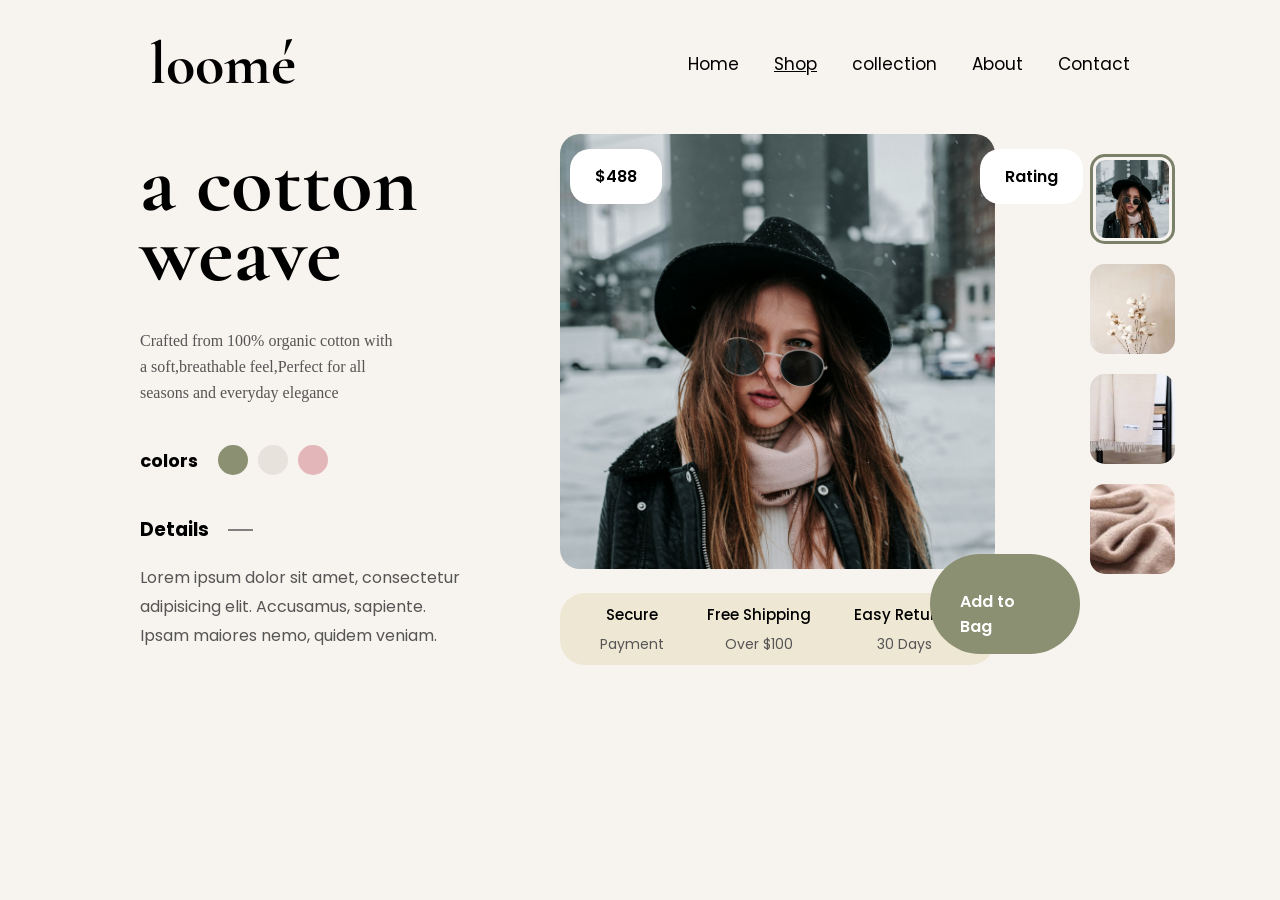
<file: index.html>
<!DOCTYPE html>
<html lang="en">
<head>
    <meta charset="UTF-8">
    <meta name="viewport" content="width=device-width, initial-scale=1.0">
    <title>Assignment1</title>

    <link rel="stylesheet" href="style.css">

    <link href="https://fonts.googleapis.com/css2?family=Cormorant+Garamond:wght@600;700&family=Poppins:wght@400;500&display=swap" rel="stylesheet">
</head>

<body>

    <div class="navbar">

        <div class="logo">
            loomé
        </div>

        <div class="nav">
            <p>Home</p>
            <p><u>Shop</u></p>
            <p>collection</p>
            <p>About</p>
            <p>Contact</p>
        </div>

    </div>

    <div class="container">

        <div class="l">

            <h1>
                a cotton <br>
                weave
            </h1>

            <p>
                Crafted from 100% organic cotton with <br>
                a soft,breathable feel,Perfect for all <br>
                seasons and everyday elegance
            </p>

            <div class="colors">

                <h3>colors</h3>

                <div class="circle green"></div>
                <div class="circle cream"></div>
                <div class="circle pink"></div>

            </div>

            <div class="details">

                <h3>Details</h3>

                <div class="line2"></div>

                <p>
                    Lorem ipsum dolor sit amet, consectetur adipisicing elit.
                    Accusamus, sapiente. Ipsam maiores nemo, quidem veniam.
                </p>

            </div>

        </div>

        <div class="r">

            <img src="./seth-doyle-BZ2PNGD5Emw-unsplash.jpg" alt="Shirt">

            <div class="price">
                $488
            </div>

            <div class="Rating">
                Rating
            </div>

            <div class="bag">
                Add to Bag
            </div>

            <div class="side-images">

                <img src="./seth-doyle-BZ2PNGD5Emw-unsplash.jpg" alt="">
                <img src="./download (1).jpg" alt="">
                <img src="./images.jpg" alt="">
                <img src="./download.jpg" alt="">

            </div>

            <div class="features">

                <div class="feature">
                    <h4>Secure</h4>
                    <p>Payment</p>
                </div>

                <div class="feature">
                    <h4>Free Shipping</h4>
                    <p>Over $100</p>
                </div>

                <div class="feature">
                    <h4>Easy Returns</h4>
                    <p>30 Days</p>
                </div>

            </div>

        </div>

    </div>

</body>
</html>
</file>
<file: style.css>
*{
    margin:0;
    padding:0;
    box-sizing:border-box;
}
html,body{
    width:100%;
    background-color:#f7f3ee;
    overflow-x:hidden;
}


.navbar{
    height:80px;
    margin-top:24px;
    display:flex;
    align-items:center;
    padding:0 150px;
    justify-content:space-between;
}
.nav{
    display:flex;
    gap: 35px;
}
.nav p{
    font-size:17px;
    font-family: "Poppins",sans-serif;

}
.logo{
    font-size:60px;
    font-weight:700;
    font-family:"Cormorant Garamond",serif;
}
.container{
    display:flex;
    justify-content:space-between;
    align-items:center;
    padding:30px 140px;


}
.l{
    width:42%;
}
.r{
    width:58%;
    position:relative;
}
.r img{
    width:75%;
    border-radius:20px;
}
.l h1{
    font-size: 85px;
    font-family: "Cormorant Garamond", serif;
    line-height:70px;
}
.l p{
    margin-top: 40px;
    color: #555;
    line-height: 1.6;
}
.colors{
    margin-top:40px;
    display: flex;
    align-items: center;
    gap: 10px;
}

.colors h3{
    margin-right: 10px;
    font-family: "Poppins", sans-serif;
    font-size: 18px;
}

.circle{
    width: 30px;
    height: 30px;
    border-radius: 50%;
}
.green{
    background-color: #8b9073;
}

.cream{
    background-color: #e7e2dc;
}

.pink{
    background-color: #e3b7ba;
}
.details{
    margin-top: 40px;
}
.details h3{
    display: inline-block;
    font-family: "Poppins", sans-serif;

}
.line2{
    display: inline-block;
    width: 25px;
    height: 2px;
    background-color: gray;
    margin-left: 15px;
    margin-bottom: 5px;
}
.details p{
    width: 330px;
    margin-top: 20px;
    color: #555;
    line-height: 1.8;
    font-family: "Poppins", sans-serif;

}
.price{
    position: absolute;
    top: 15px;
    left: 10px;

    background: white;
    padding: 15px 25px;
    border-radius: 20px;

    font-family: "Poppins", sans-serif;
    font-weight: 600;

    box-shadow: 0 5px 15px rgba(0,0,0,0.1);
}
.Rating{
    position: absolute;
    top: 15px;
    left: 420px;

    background: white;
    padding: 15px 25px;
    border-radius: 20px;

    font-family: "Poppins", sans-serif;
    font-weight: 600;
}
.bag{
    position: absolute;
    width: 150px;
    height: 100px;
    top: 420px;
    left:370px;

    background:#8b9073;
    padding:35px 30px;
    border-radius: 100px;


    font-family: "Poppins", sans-serif;
    color:white;
    font-weight: 600;
}
.side-images{
    position:absolute;
    top:20px;
    right:-35px;
    display: flex;
    flex-direction: column;
    gap:20px;

}
.side-images img{
    width: 85px;
    height: 90px;
    border-radius:15px;
    right:-20px;
}
.side-images img:first-child{
    border: 3px solid #7b8168;
    padding: 3px;
}
.features{
    width:75%;
    margin-left:0;
    margin-top:20px;
    padding: 10px 40px;
    background: rgb(237, 231, 211);
    border-radius: 25px;

    display: flex;
    justify-content: space-between;
    align-items: center;
}
.feature{
    text-align: center;
}
.feature h4{
    font-family: "Poppins", sans-serif;
    font-size: 15px;
    margin-bottom: 8px;
    font-weight: 500;
}
.feature p{
    font-family: "Poppins", sans-serif;
    font-size: 14px;
    color: #555;
}
</file>
<file: A1_corrected.css>
*{
    margin:0;
    padding:0;
    box-sizing:border-box;
}
html,body{
    width:100%;
    background-color:#f7f3ee;
    overflow-x:hidden;
}


.navbar{
    height:80px;
    margin-top:24px;
    display:flex;
    align-items:center;
    padding:0 150px;
    justify-content:space-between;
}
.nav{
    display:flex;
    gap: 35px;
}
.nav p{
    font-size:17px;
    font-family: "Poppins",sans-serif;

}
.logo{
    font-size:60px;
    font-weight:700;
    font-family:"Cormorant Garamond",serif;
}
.container{
    display:flex;
    justify-content:space-between;
    align-items:center;
    padding:30px 140px;


}
.l{
    width:42%;
}
.r{
    width:58%;
    position:relative;
}
.r img{
    width:75%;
    border-radius:20px;
}
.l h1{
    font-size: 85px;
    font-family: "Cormorant Garamond", serif;
    line-height:70px;
}
.l p{
    margin-top: 40px;
    color: #555;
    line-height: 1.6;
}
.colors{
    margin-top:40px;
    display: flex;
    align-items: center;
    gap: 10px;
}

.colors h3{
    margin-right: 10px;
    font-family: "Poppins", sans-serif;
    font-size: 18px;
}

.circle{
    width: 30px;
    height: 30px;
    border-radius: 50%;
}
.green{
    background-color: #8b9073;
}

.cream{
    background-color: #e7e2dc;
}

.pink{
    background-color: #e3b7ba;
}
.details{
    margin-top: 40px;
}
.details h3{
    display: inline-block;
    font-family: "Poppins", sans-serif;

}
.line2{
    display: inline-block;
    width: 25px;
    height: 2px;
    background-color: gray;
    margin-left: 15px;
    margin-bottom: 5px;
}
.details p{
    width: 330px;
    margin-top: 20px;
    color: #555;
    line-height: 1.8;
    font-family: "Poppins", sans-serif;

}
.price{
    position: absolute;
    top: 15px;
    left: 10px;

    background: white;
    padding: 15px 25px;
    border-radius: 20px;

    font-family: "Poppins", sans-serif;
    font-weight: 600;

    box-shadow: 0 5px 15px rgba(0,0,0,0.1);
}
.Rating{
    position: absolute;
    top: 15px;
    left: 420px;

    background: white;
    padding: 15px 25px;
    border-radius: 20px;

    font-family: "Poppins", sans-serif;
    font-weight: 600;
}
.bag{
    position: absolute;
    width: 150px;
    height: 100px;
    top: 420px;
    left:370px;

    background:#8b9073;
    padding:35px 30px;
    border-radius: 100px;


    font-family: "Poppins", sans-serif;
    color:white;
    font-weight: 600;
}
.side-images{
    position:absolute;
    top:20px;
    right:-35px;
    display: flex;
    flex-direction: column;
    gap:20px;

}
.side-images img{
    width: 85px;
    height: 90px;
    border-radius:15px;
    right:-20px;
}
.side-images img:first-child{
    border: 3px solid #7b8168;
    padding: 3px;
}
.features{
    width:75%;
    margin-left:0;
    margin-top:20px;
    padding: 10px 40px;
    background: rgb(237, 231, 211);
    border-radius: 25px;

    display: flex;
    justify-content: space-between;
    align-items: center;
}
.feature{
    text-align: center;
}
.feature h4{
    font-family: "Poppins", sans-serif;
    font-size: 15px;
    margin-bottom: 8px;
    font-weight: 500;
}
.feature p{
    font-family: "Poppins", sans-serif;
    font-size: 14px;
    color: #555;
}
</file>
